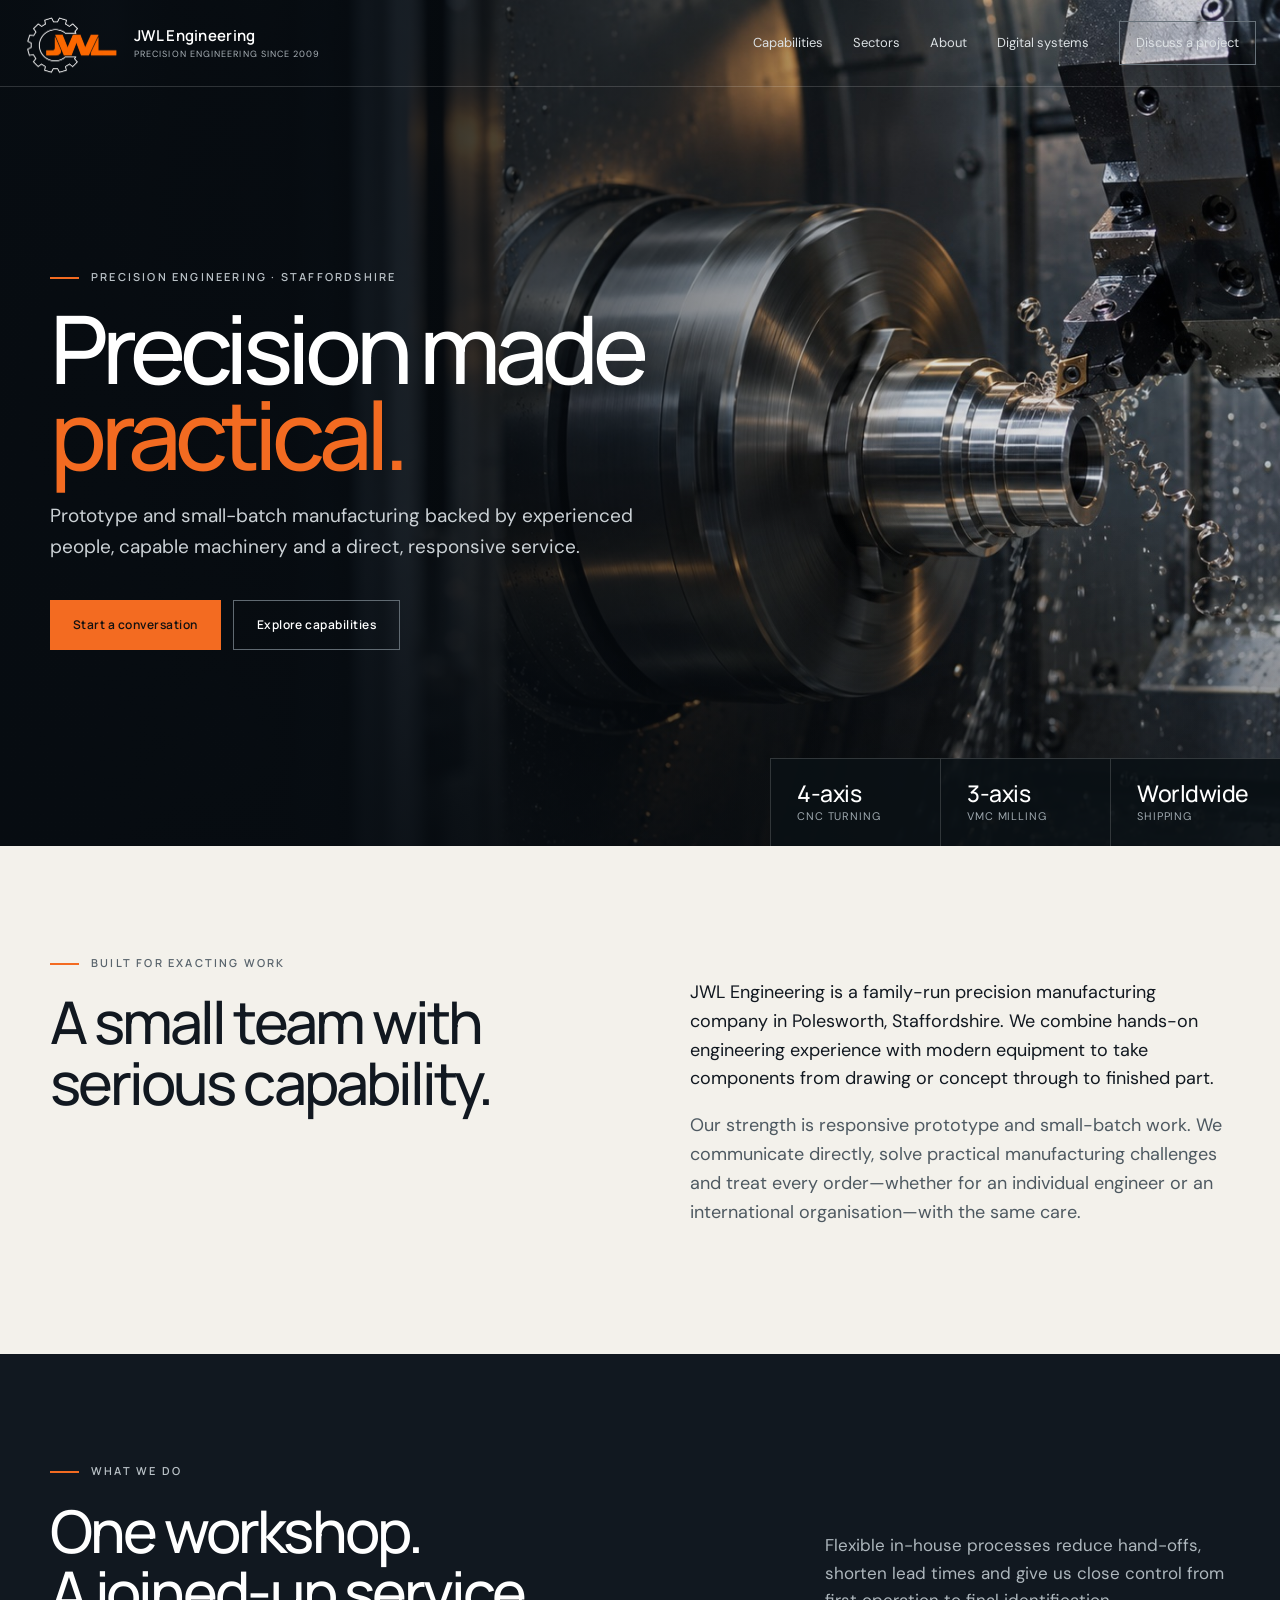
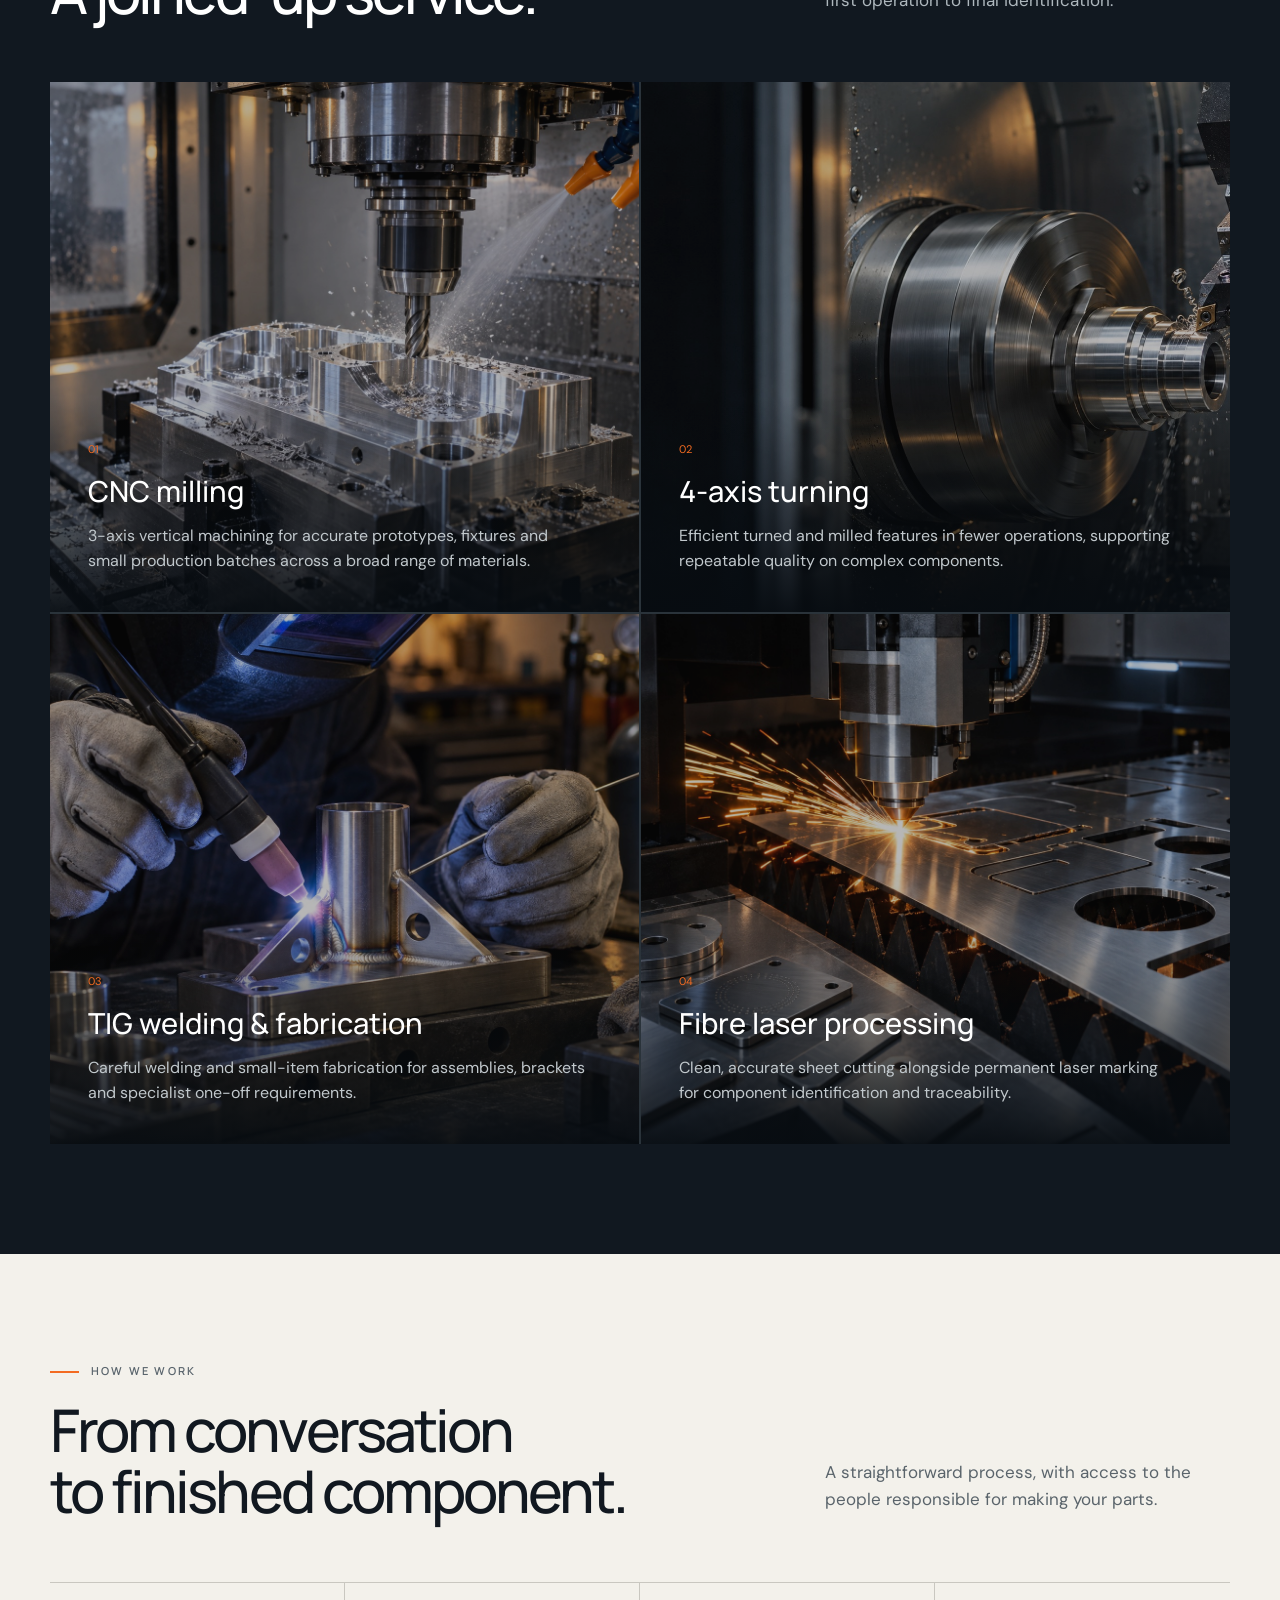
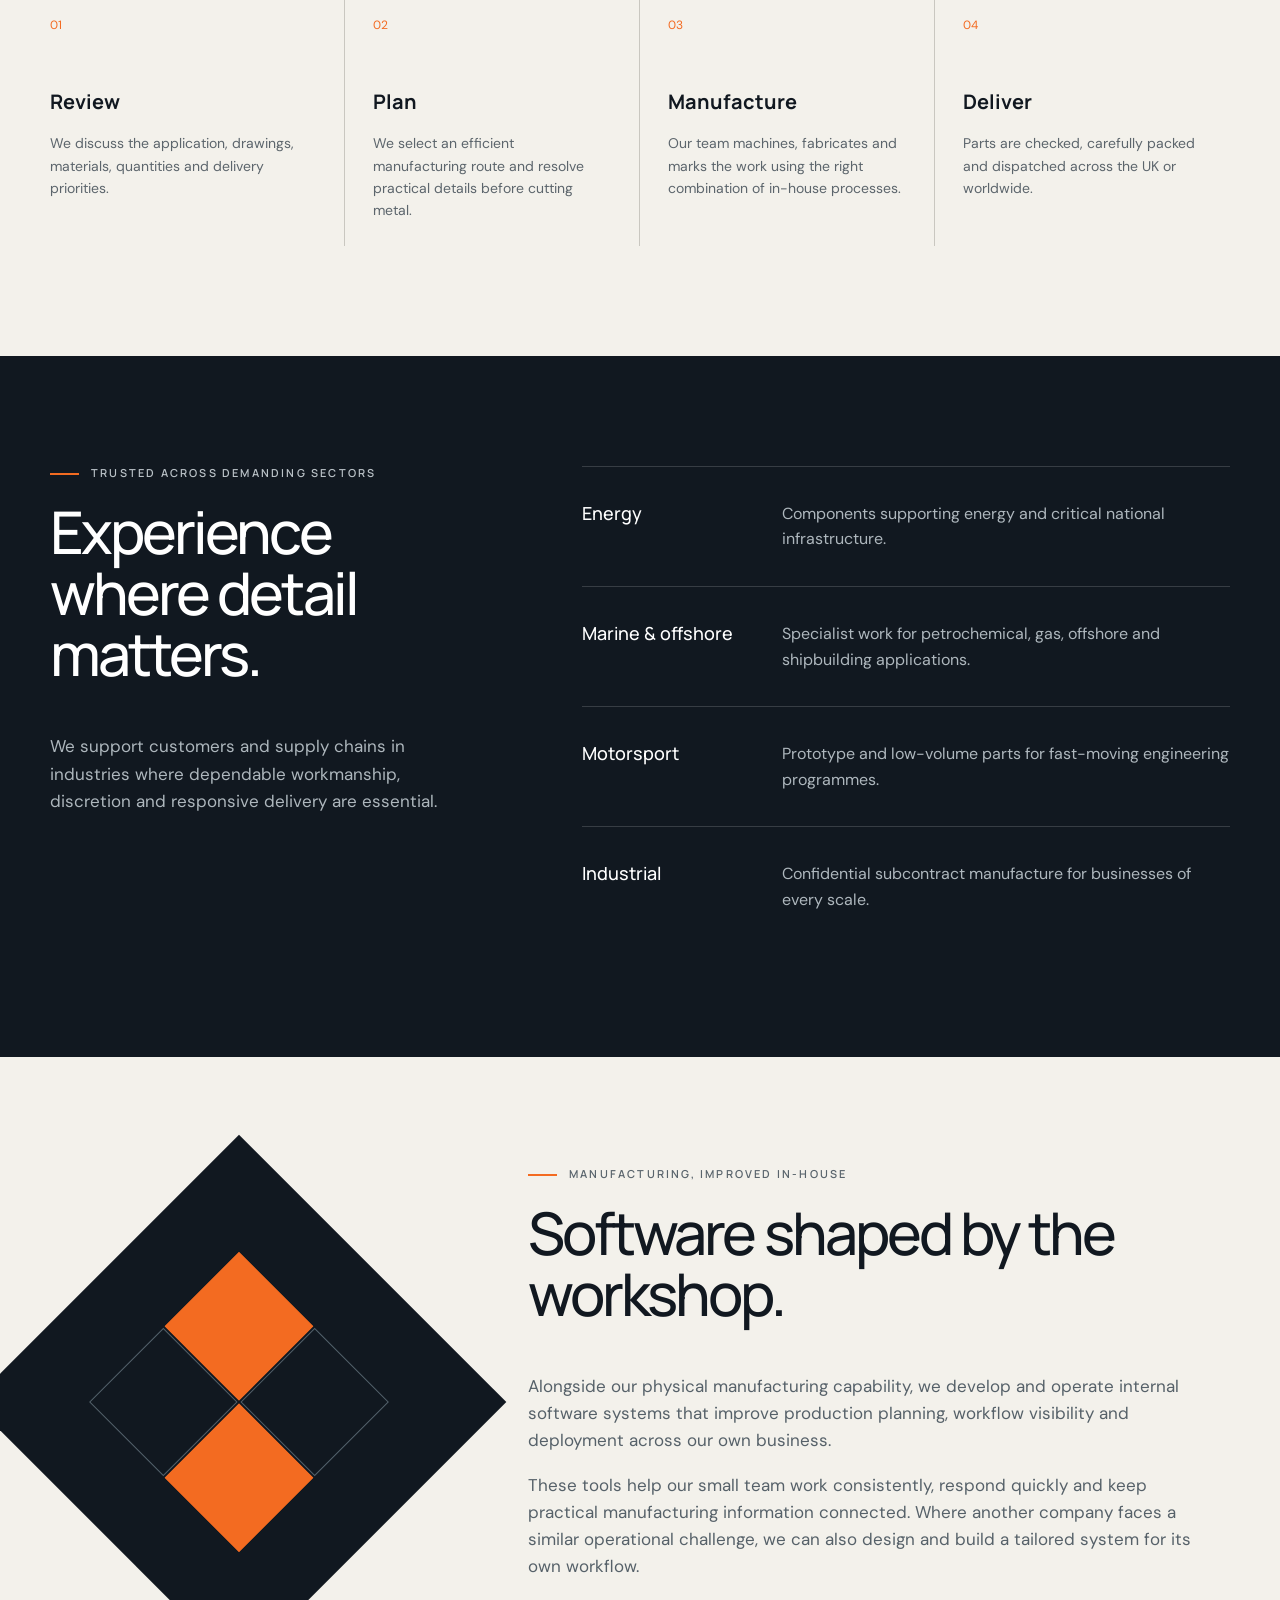
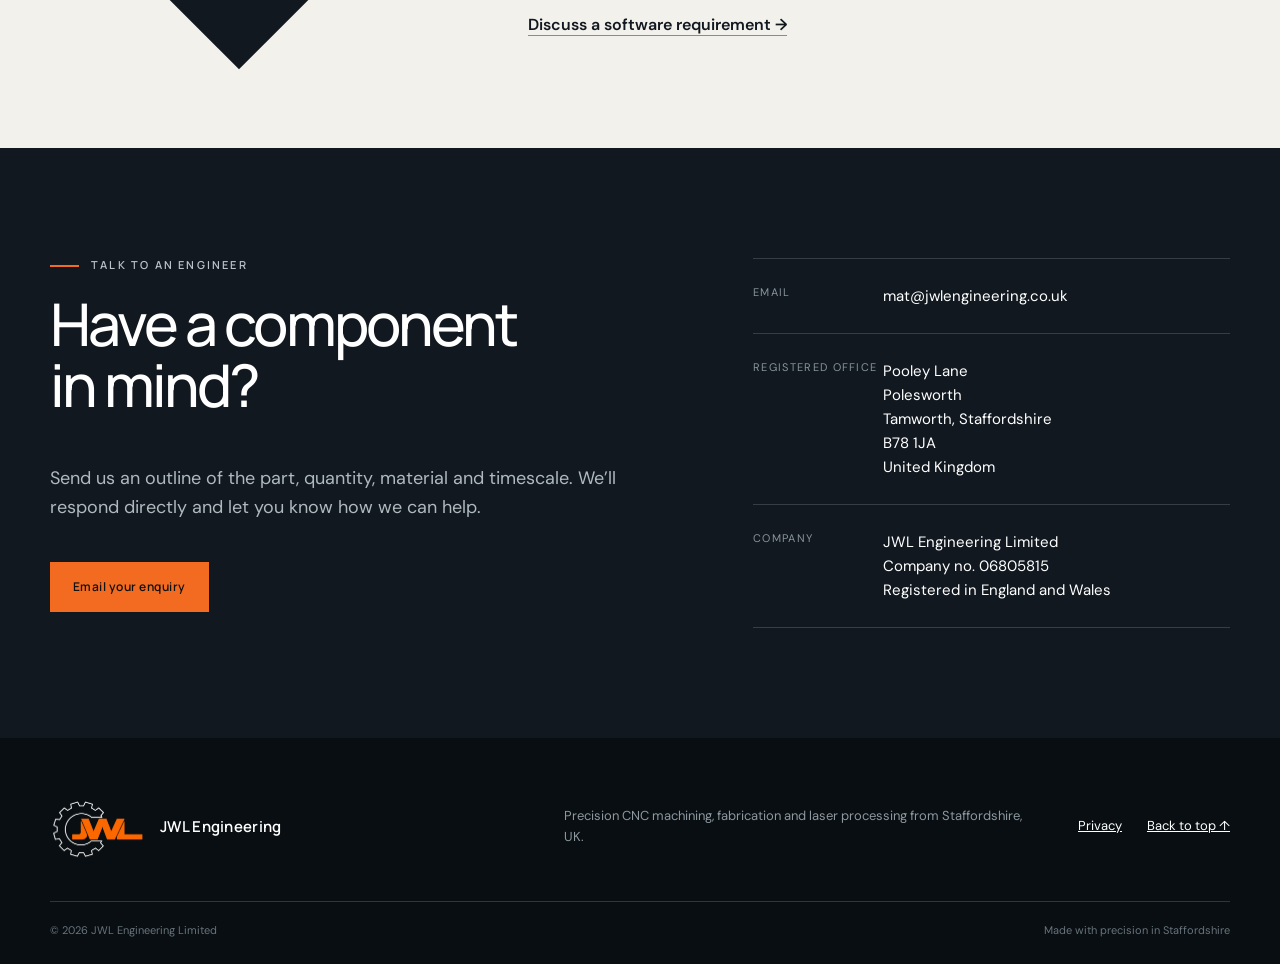
<file: index.html>
<!doctype html>
<html lang="en-GB">
<head>
  <meta charset="utf-8">
  <meta name="viewport" content="width=device-width, initial-scale=1">
  <title>JWL Engineering Ltd | Precision CNC Machining &amp; Fabrication</title>
  <meta name="description" content="UK precision engineering for prototypes and small batches: 4-axis CNC turning, 3-axis VMC milling, TIG welding, fabrication and fibre laser processing.">
  <meta name="theme-color" content="#101820">
  <link rel="canonical" href="https://www.jwlengineering.co.uk/">
  <meta property="og:title" content="JWL Engineering Ltd | Precision Made Practical">
  <meta property="og:description" content="Responsive UK manufacturing support for prototypes, small batches and specialist components.">
  <meta property="og:type" content="website">
  <meta property="og:url" content="https://www.jwlengineering.co.uk/">
  <meta property="og:image" content="https://www.jwlengineering.co.uk/assets/cnc-turning.jpg">
  <link rel="icon" type="image/png" href="assets/favicon.png">
  <link rel="apple-touch-icon" href="assets/apple-touch-icon.png">
  <link rel="stylesheet" href="styles.css">
  <script src="script.js" defer></script>
</head>
<body>
  <a class="skip-link" href="#main">Skip to content</a>
  <header class="site-header" id="top">
    <div class="nav-wrap">
      <a class="brand" href="#top" aria-label="JWL Engineering home">
        <span class="brand-logo"><img src="assets/jwl-logo.png" alt="" width="1534" height="1025"></span>
        <span class="brand-name">JWL Engineering <small>Precision engineering since 2009</small></span>
      </a>
      <button class="menu-toggle" aria-expanded="false" aria-controls="site-nav">Menu</button>
      <nav id="site-nav" aria-label="Main navigation">
        <a href="#capabilities">Capabilities</a>
        <a href="#sectors">Sectors</a>
        <a href="#about">About</a>
        <a href="#software">Digital systems</a>
        <a class="nav-cta" href="#contact">Discuss a project</a>
      </nav>
    </div>
  </header>

  <main id="main">
    <section class="hero" aria-labelledby="hero-title">
      <div class="hero-image" role="img" aria-label="Close-up of precision CNC turning"></div>
      <div class="hero-shade"></div>
      <div class="hero-content container">
        <p class="eyebrow">Precision engineering · Staffordshire</p>
        <h1 id="hero-title">Precision made<br><em>practical.</em></h1>
        <p class="hero-copy">Prototype and small-batch manufacturing backed by experienced people, capable machinery and a direct, responsive service.</p>
        <div class="hero-actions">
          <a class="button button-primary" href="#contact">Start a conversation</a>
          <a class="button button-ghost" href="#capabilities">Explore capabilities</a>
        </div>
      </div>
      <div class="hero-proof" aria-label="Key capabilities">
        <span><strong>4-axis</strong> CNC turning</span>
        <span><strong>3-axis</strong> VMC milling</span>
        <span><strong>Worldwide</strong> shipping</span>
      </div>
    </section>

    <section class="intro section container" id="about">
      <div>
        <p class="eyebrow dark">Built for exacting work</p>
        <h2>A small team with serious capability.</h2>
      </div>
      <div class="intro-copy">
        <p>JWL Engineering is a family-run precision manufacturing company in Polesworth, Staffordshire. We combine hands-on engineering experience with modern equipment to take components from drawing or concept through to finished part.</p>
        <p>Our strength is responsive prototype and small-batch work. We communicate directly, solve practical manufacturing challenges and treat every order—whether for an individual engineer or an international organisation—with the same care.</p>
      </div>
    </section>

    <section class="capabilities section" id="capabilities" aria-labelledby="cap-title">
      <div class="container">
        <div class="section-head">
          <div>
            <p class="eyebrow">What we do</p>
            <h2 id="cap-title">One workshop.<br>A joined-up service.</h2>
          </div>
          <p>Flexible in-house processes reduce hand-offs, shorten lead times and give us close control from first operation to final identification.</p>
        </div>
        <div class="capability-grid">
          <article class="cap-card cap-wide">
            <img src="assets/cnc-milling.jpg" alt="A vertical machining centre milling an aluminium component" width="1456" height="1088" loading="lazy">
            <div class="cap-card-copy"><span>01</span><h3>CNC milling</h3><p>3-axis vertical machining for accurate prototypes, fixtures and small production batches across a broad range of materials.</p></div>
          </article>
          <article class="cap-card">
            <img src="assets/cnc-turning.jpg" alt="A precision component being turned in a CNC lathe" width="1640" height="921" loading="lazy">
            <div class="cap-card-copy"><span>02</span><h3>4-axis turning</h3><p>Efficient turned and milled features in fewer operations, supporting repeatable quality on complex components.</p></div>
          </article>
          <article class="cap-card">
            <img src="assets/tig-welding.jpg" alt="TIG welding a small stainless-steel fabricated assembly" width="1456" height="1088" loading="lazy">
            <div class="cap-card-copy"><span>03</span><h3>TIG welding &amp; fabrication</h3><p>Careful welding and small-item fabrication for assemblies, brackets and specialist one-off requirements.</p></div>
          </article>
          <article class="cap-card cap-wide">
            <img src="assets/fibre-laser.jpg" alt="Fibre laser cutting profiles from sheet metal" width="1456" height="1088" loading="lazy">
            <div class="cap-card-copy"><span>04</span><h3>Fibre laser processing</h3><p>Clean, accurate sheet cutting alongside permanent laser marking for component identification and traceability.</p></div>
          </article>
        </div>
      </div>
    </section>

    <section class="process section container" aria-labelledby="process-title">
      <div class="section-head light">
        <div><p class="eyebrow dark">How we work</p><h2 id="process-title">From conversation<br>to finished component.</h2></div>
        <p>A straightforward process, with access to the people responsible for making your parts.</p>
      </div>
      <ol class="process-list">
        <li><span>01</span><div><h3>Review</h3><p>We discuss the application, drawings, materials, quantities and delivery priorities.</p></div></li>
        <li><span>02</span><div><h3>Plan</h3><p>We select an efficient manufacturing route and resolve practical details before cutting metal.</p></div></li>
        <li><span>03</span><div><h3>Manufacture</h3><p>Our team machines, fabricates and marks the work using the right combination of in-house processes.</p></div></li>
        <li><span>04</span><div><h3>Deliver</h3><p>Parts are checked, carefully packed and dispatched across the UK or worldwide.</p></div></li>
      </ol>
    </section>

    <section class="sectors section" id="sectors" aria-labelledby="sectors-title">
      <div class="container sectors-layout">
        <div class="sectors-copy">
          <p class="eyebrow">Trusted across demanding sectors</p>
          <h2 id="sectors-title">Experience where detail matters.</h2>
          <p>We support customers and supply chains in industries where dependable workmanship, discretion and responsive delivery are essential.</p>
        </div>
        <div class="sector-list" role="list">
          <div role="listitem"><span>Energy</span><p>Components supporting energy and critical national infrastructure.</p></div>
          <div role="listitem"><span>Marine &amp; offshore</span><p>Specialist work for petrochemical, gas, offshore and shipbuilding applications.</p></div>
          <div role="listitem"><span>Motorsport</span><p>Prototype and low-volume parts for fast-moving engineering programmes.</p></div>
          <div role="listitem"><span>Industrial</span><p>Confidential subcontract manufacture for businesses of every scale.</p></div>
        </div>
      </div>
    </section>

    <section class="software section" id="software" aria-labelledby="software-title">
      <div class="container software-card">
        <div class="software-kicker" aria-hidden="true"><span></span><span></span><span></span><span></span></div>
        <div>
          <p class="eyebrow dark">Manufacturing, improved in-house</p>
          <h2 id="software-title">Software shaped by the workshop.</h2>
          <p>Alongside our physical manufacturing capability, we develop and operate internal software systems that improve production planning, workflow visibility and deployment across our own business.</p>
          <p>These tools help our small team work consistently, respond quickly and keep practical manufacturing information connected. Where another company faces a similar operational challenge, we can also design and build a tailored system for its own workflow.</p>
          <a class="text-link" href="mailto:mat@jwlengineering.co.uk?subject=Manufacturing%20software%20enquiry">Discuss a software requirement →</a>
        </div>
      </div>
    </section>

    <section class="contact section" id="contact" aria-labelledby="contact-title">
      <div class="container contact-grid">
        <div>
          <p class="eyebrow">Talk to an engineer</p>
          <h2 id="contact-title">Have a component<br>in mind?</h2>
          <p>Send us an outline of the part, quantity, material and timescale. We’ll respond directly and let you know how we can help.</p>
          <a class="button button-primary" href="mailto:mat@jwlengineering.co.uk?subject=Manufacturing%20enquiry">Email your enquiry</a>
        </div>
        <address class="contact-details">
          <div><span>Email</span><a href="mailto:mat@jwlengineering.co.uk">mat@jwlengineering.co.uk</a></div>
          <div><span>Registered office</span><p>Pooley Lane<br>Polesworth<br>Tamworth, Staffordshire<br>B78 1JA<br>United Kingdom</p></div>
          <div><span>Company</span><p>JWL Engineering Limited<br>Company no. 06805815<br>Registered in England and Wales</p></div>
        </address>
      </div>
    </section>
  </main>

  <footer>
    <div class="container footer-grid">
      <div class="brand footer-brand"><span class="brand-logo"><img src="assets/jwl-logo.png" alt="" width="1534" height="1025"></span><span class="brand-name">JWL Engineering</span></div>
      <p>Precision CNC machining, fabrication and laser processing from Staffordshire, UK.</p>
      <div class="footer-links"><a href="privacy.html">Privacy</a><a href="#top">Back to top ↑</a></div>
    </div>
    <div class="container footer-bottom"><span>© <span id="year">2026</span> JWL Engineering Limited</span><span>Made with precision in Staffordshire</span></div>
  </footer>
</body>
</html>
</file>
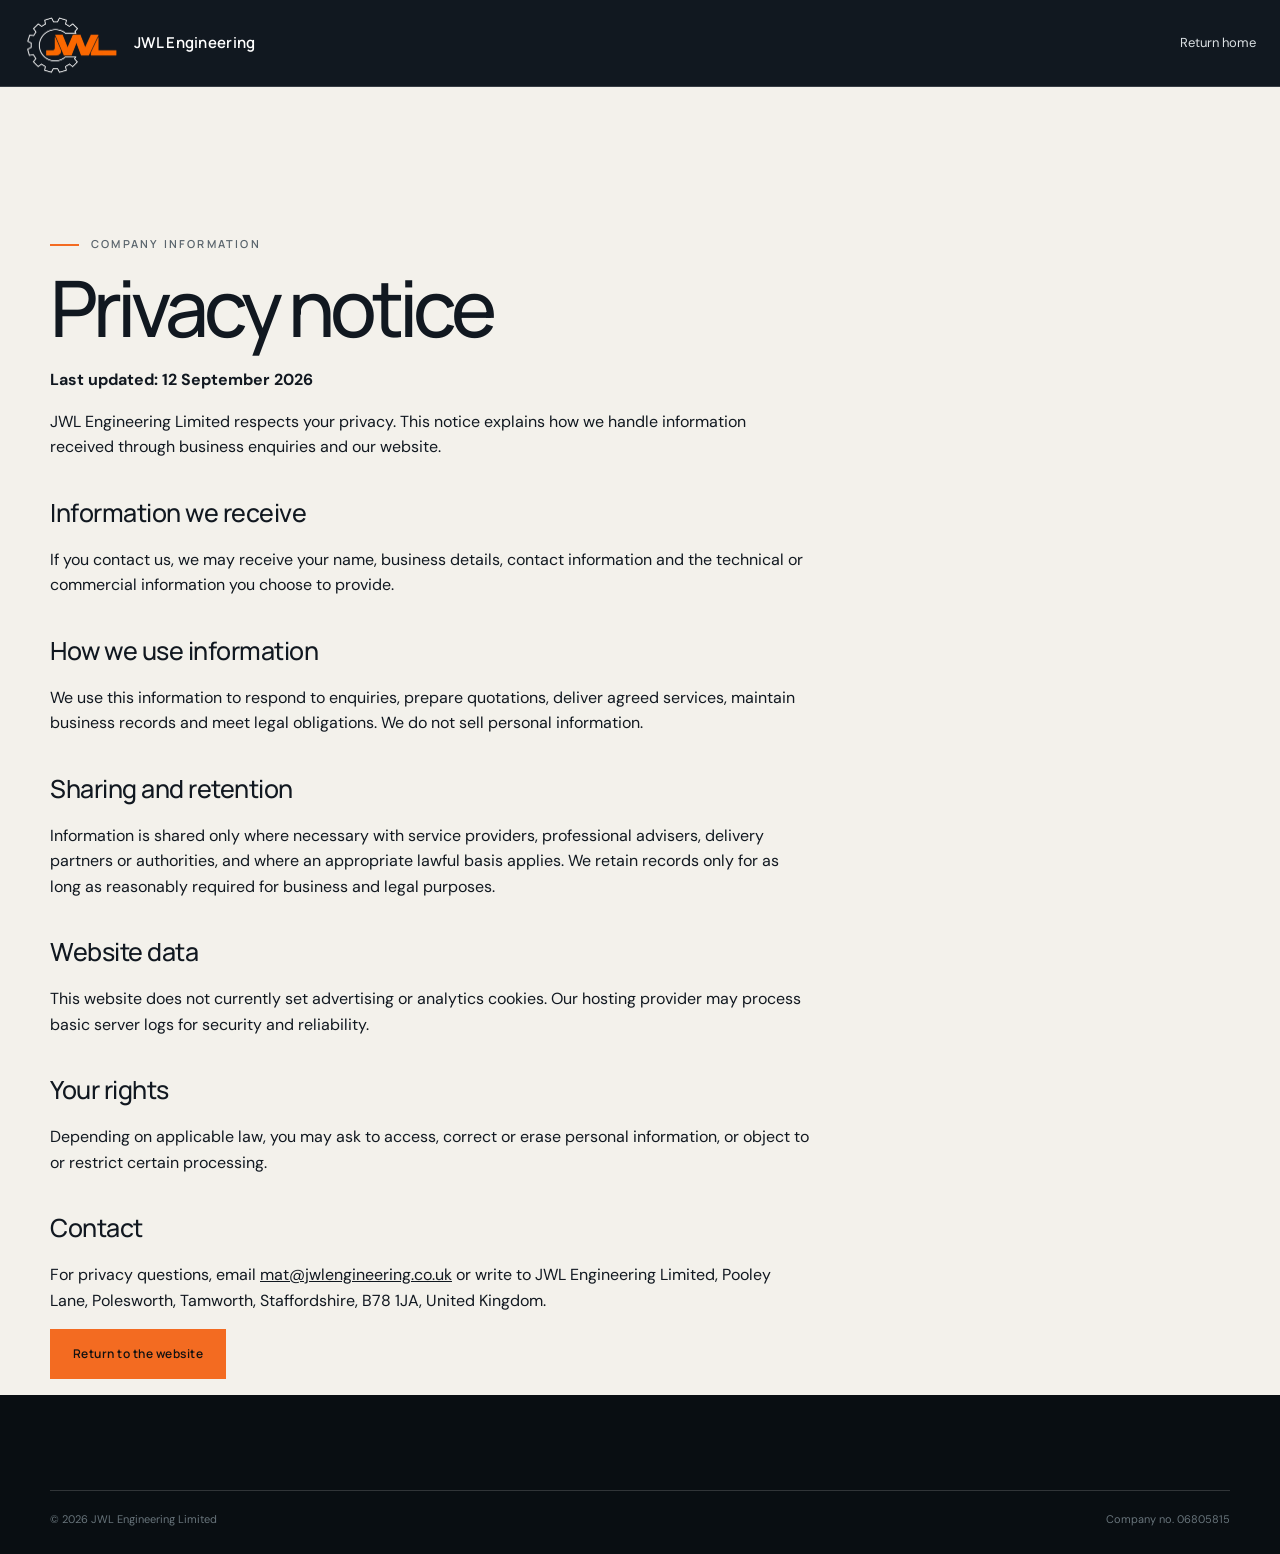
<file: privacy.html>
<!doctype html>
<html lang="en-GB">
<head>
  <meta charset="utf-8"><meta name="viewport" content="width=device-width, initial-scale=1">
  <title>Privacy Notice | JWL Engineering Ltd</title>
  <meta name="description" content="Privacy information for visitors and customers of JWL Engineering Limited.">
  <link rel="icon" type="image/png" href="assets/favicon.png">
  <link rel="apple-touch-icon" href="assets/apple-touch-icon.png">
  <link rel="stylesheet" href="styles.css">
</head>
<body>
  <header class="site-header legal-header"><div class="nav-wrap"><a class="brand" href="index.html"><span class="brand-logo"><img src="assets/jwl-logo.png" alt="" width="1534" height="1025"></span><span class="brand-name">JWL Engineering</span></a><nav aria-label="Main navigation"><a href="index.html">Return home</a></nav></div></header>
  <main class="legal container">
    <article>
      <p class="eyebrow dark">Company information</p><h1>Privacy notice</h1>
      <p><strong>Last updated: 12 September 2026</strong></p>
      <p>JWL Engineering Limited respects your privacy. This notice explains how we handle information received through business enquiries and our website.</p>
      <h2>Information we receive</h2><p>If you contact us, we may receive your name, business details, contact information and the technical or commercial information you choose to provide.</p>
      <h2>How we use information</h2><p>We use this information to respond to enquiries, prepare quotations, deliver agreed services, maintain business records and meet legal obligations. We do not sell personal information.</p>
      <h2>Sharing and retention</h2><p>Information is shared only where necessary with service providers, professional advisers, delivery partners or authorities, and where an appropriate lawful basis applies. We retain records only for as long as reasonably required for business and legal purposes.</p>
      <h2>Website data</h2><p>This website does not currently set advertising or analytics cookies. Our hosting provider may process basic server logs for security and reliability.</p>
      <h2>Your rights</h2><p>Depending on applicable law, you may ask to access, correct or erase personal information, or object to or restrict certain processing.</p>
      <h2>Contact</h2><p>For privacy questions, email <a href="mailto:mat@jwlengineering.co.uk">mat@jwlengineering.co.uk</a> or write to JWL Engineering Limited, Pooley Lane, Polesworth, Tamworth, Staffordshire, B78 1JA, United Kingdom.</p>
      <p><a class="button button-primary" href="index.html">Return to the website</a></p>
    </article>
  </main>
  <footer><div class="container footer-bottom"><span>© 2026 JWL Engineering Limited</span><span>Company no. 06805815</span></div></footer>
</body>
</html>
</file>
<file: styles.css>
@import url('https://fonts.googleapis.com/css2?family=DM+Sans:wght@400;500;600&family=Manrope:wght@400;500;600;700&display=swap');

:root { --ink:#111820; --ink-2:#1a242d; --paper:#f3f1eb; --white:#fff; --muted:#aeb7bd; --orange:#f36b21; --line:rgba(255,255,255,.16); --max:1180px; }
* { box-sizing:border-box; }
html { scroll-behavior:smooth; }
body { margin:0; color:var(--ink); background:var(--paper); font-family:"DM Sans",sans-serif; line-height:1.6; }
body.menu-open { overflow:hidden; }
img { display:block; width:100%; }
a { color:inherit; }
.container { width:min(var(--max), calc(100% - 48px)); margin-inline:auto; }
.section { padding:110px 0; }
.skip-link { position:absolute; left:-9999px; top:8px; background:#fff; padding:10px; z-index:100; }
.skip-link:focus { left:8px; }
.site-header { position:absolute; inset:0 0 auto; z-index:10; color:#fff; border-bottom:1px solid var(--line); }
.site-header.scrolled { position:fixed; background:rgba(13,20,27,.96); backdrop-filter:blur(15px); }
.nav-wrap { min-height:86px; width:min(1320px,calc(100% - 48px)); margin:auto; display:flex; align-items:center; justify-content:space-between; gap:32px; }
.brand { display:flex; align-items:center; gap:14px; text-decoration:none; }
.brand-logo { width:96px; height:58px; display:grid; place-items:center; flex:0 0 auto; }
.brand-logo img { width:100%; height:100%; object-fit:contain; }
.brand-name { font:600 15px/1.2 "Manrope"; letter-spacing:.02em; }
.brand-name small { display:block; margin-top:5px; color:#aab2b8; font:400 9px/1 "DM Sans"; letter-spacing:.12em; text-transform:uppercase; }
nav { display:flex; align-items:center; gap:30px; }
nav a { font-size:13px; text-decoration:none; color:#dce1e4; }
nav a:hover,nav a:focus-visible { color:#fff; }
.nav-cta { border:1px solid #68727a; padding:11px 16px; }
.menu-toggle { display:none; }
.hero { position:relative; min-height:760px; height:94vh; color:#fff; display:flex; align-items:center; overflow:hidden; background:#0b1116; }
.hero-image,.hero-shade { position:absolute; inset:0; }
.hero-image { background:url('assets/cnc-turning.jpg') center/cover no-repeat; }
.hero-shade { background:linear-gradient(90deg,rgba(7,12,17,.97) 0%,rgba(7,12,17,.84) 32%,rgba(7,12,17,.14) 72%,rgba(7,12,17,.12)),linear-gradient(0deg,rgba(7,12,17,.6),transparent 40%); }
.hero-content { position:relative; z-index:2; padding-top:74px; }
.eyebrow { margin:0 0 22px; color:#bac2c7; font:600 11px/1.2 "Manrope"; letter-spacing:.2em; text-transform:uppercase; }
.eyebrow::before { content:""; display:inline-block; width:29px; border-top:2px solid var(--orange); vertical-align:middle; margin-right:12px; }
.eyebrow.dark { color:#59646c; }
h1,h2,h3 { font-family:"Manrope",sans-serif; margin-top:0; }
h1 { margin-bottom:24px; font-size:clamp(56px,7.4vw,108px); line-height:.91; letter-spacing:-.065em; font-weight:500; }
h1 em { color:var(--orange); font-style:normal; }
.hero-copy { max-width:600px; font-size:19px; line-height:1.6; color:#cbd1d5; }
.hero-actions { display:flex; gap:12px; margin-top:38px; }
.button { display:inline-flex; min-height:50px; align-items:center; justify-content:center; padding:0 23px; text-decoration:none; font:600 12px/1 "Manrope"; letter-spacing:.04em; transition:.2s; }
.button-primary { background:var(--orange); color:#111; }
.button-primary:hover { background:#ff8040; transform:translateY(-2px); }
.button-ghost { border:1px solid #606a72; color:#fff; }
.button-ghost:hover { border-color:#fff; }
.hero-proof { position:absolute; z-index:2; bottom:0; right:0; display:flex; background:rgba(11,17,22,.9); border-top:1px solid var(--line); }
.hero-proof span { min-width:170px; padding:20px 26px; color:#9fa9af; font-size:11px; text-transform:uppercase; letter-spacing:.08em; border-left:1px solid var(--line); }
.hero-proof strong { display:block; color:#fff; font:500 23px/1.3 "Manrope"; text-transform:none; letter-spacing:-.02em; }
.intro { display:grid; grid-template-columns:1fr 1fr; gap:100px; align-items:start; }
h2 { font-size:clamp(38px,4.6vw,66px); line-height:1.04; letter-spacing:-.05em; font-weight:500; }
.intro-copy { padding-top:22px; font-size:18px; color:#4e5961; }
.intro-copy p:first-child { margin-top:0; color:var(--ink); }
.capabilities,.sectors,.contact { color:#fff; background:var(--ink); }
.section-head { display:grid; grid-template-columns:1.25fr .75fr; gap:100px; align-items:end; margin-bottom:60px; }
.section-head h2 { margin-bottom:0; }
.section-head>p { color:#aeb7bd; margin:0 0 8px; font-size:17px; }
.section-head.light>p { color:#5a646b; }
.capability-grid { display:grid; grid-template-columns:1fr 1fr; gap:2px; background:#2a333a; }
.cap-card { position:relative; min-height:530px; overflow:hidden; background:#111; }
.cap-card img { width:100%; height:100%; object-fit:cover; opacity:.7; transition:transform .6s,opacity .6s; }
.cap-card:hover img { transform:scale(1.025); opacity:.85; }
.cap-card-copy { position:absolute; inset:auto 0 0; padding:38px; background:linear-gradient(transparent,rgba(7,12,17,.95)); }
.cap-card-copy span { color:var(--orange); font-size:11px; }
.cap-card h3 { margin:8px 0; font-size:29px; font-weight:500; }
.cap-card p { max-width:500px; margin:0; color:#c1c8cc; }
.process-list { list-style:none; margin:0; padding:0; display:grid; grid-template-columns:repeat(4,1fr); border-top:1px solid #c9c7c0; }
.process-list li { padding:28px 28px 10px 0; border-right:1px solid #c9c7c0; min-height:230px; }
.process-list li+li { padding-left:28px; }
.process-list li:last-child { border-right:0; }
.process-list span { color:var(--orange); font-size:12px; }
.process-list h3 { margin:50px 0 10px; font-size:20px; }
.process-list p { font-size:14px; color:#5c656c; }
.sectors-layout { display:grid; grid-template-columns:.8fr 1.2fr; gap:100px; }
.sectors-copy { position:sticky; top:140px; align-self:start; }
.sectors-copy>p:last-child { color:#aeb7bd; font-size:17px; }
.sector-list>div { display:grid; grid-template-columns:170px 1fr; gap:30px; border-top:1px solid var(--line); padding:34px 0; }
.sector-list span { font:500 18px "Manrope"; }
.sector-list p { margin:0; color:#aeb7bd; }
.software-card { display:grid; grid-template-columns:.7fr 1.3fr; gap:100px; align-items:center; }
.software-card>div:last-child { max-width:680px; }
.software-card p:not(.eyebrow) { color:#566169; font-size:17px; }
.text-link { display:inline-block; margin-top:15px; color:var(--ink); text-decoration-color:var(--orange); text-underline-offset:5px; font-weight:600; }
.software-kicker { aspect-ratio:1; background:var(--ink); display:grid; grid-template-columns:1fr 1fr; gap:2px; padding:22%; transform:rotate(45deg); }
.software-kicker span { border:1px solid #52606a; position:relative; }
.software-kicker span:first-child,.software-kicker span:last-child { background:var(--orange); border-color:var(--orange); }
.contact-grid { display:grid; grid-template-columns:1.1fr .9fr; gap:120px; }
.contact-grid>div>p:not(.eyebrow) { color:#b0b9be; max-width:590px; font-size:18px; }
.contact-grid .button { margin-top:22px; }
.contact-details { font-style:normal; border-top:1px solid var(--line); }
.contact-details>div { padding:25px 0; border-bottom:1px solid var(--line); display:grid; grid-template-columns:130px 1fr; }
.contact-details span { color:#89949b; font-size:11px; text-transform:uppercase; letter-spacing:.12em; }
.contact-details a,.contact-details p { margin:0; color:#fff; font-size:15px; text-decoration:none; }
footer { background:#090e12; color:#fff; padding:55px 0 25px; }
.footer-grid { display:grid; grid-template-columns:1fr 1fr auto; gap:40px; align-items:center; }
.footer-grid>p { color:#8d989f; font-size:13px; }
.footer-links { display:flex; gap:25px; font-size:13px; }
.footer-bottom { border-top:1px solid var(--line); padding-top:20px; margin-top:40px; display:flex; justify-content:space-between; color:#68747b; font-size:11px; }
.legal { min-height:70vh; padding-top:150px; }
.legal article { max-width:760px; }
.legal h1 { color:var(--ink); font-size:clamp(48px,7vw,78px); }
.legal h2 { font-size:25px; margin-top:40px; letter-spacing:-.02em; }
.legal-header { position:relative; background:var(--ink); }
@media (max-width:800px) {
  .container,.nav-wrap { width:min(100% - 32px,var(--max)); }
  .section { padding:76px 0; }
  .menu-toggle { display:block; color:#fff; border:1px solid #66717a; background:none; padding:9px 13px; }
  nav { display:none; position:fixed; inset:78px 0 auto; padding:24px; background:#101820; flex-direction:column; align-items:stretch; }
  nav.open { display:flex; }
  .brand-name small { display:none; }
  .hero { min-height:720px; height:100svh; }
  .hero-image { background-position:60% center; }
  .hero-shade { background:linear-gradient(90deg,rgba(7,12,17,.95),rgba(7,12,17,.53)),linear-gradient(0deg,rgba(7,12,17,.8),transparent); }
  .hero-proof { left:0; right:0; overflow:auto; }
  .hero-proof span { min-width:145px; padding:14px 17px; }
  .hero-proof strong { font-size:18px; }
  .intro,.section-head,.sectors-layout,.software-card,.contact-grid { grid-template-columns:1fr; gap:35px; }
  .capability-grid { grid-template-columns:1fr; }
  .cap-card { min-height:430px; }
  .process-list { grid-template-columns:1fr 1fr; }
  .process-list li:nth-child(2) { border-right:0; }
  .process-list li:nth-child(3),.process-list li:nth-child(4) { border-top:1px solid #c9c7c0; }
  .sectors-copy { position:static; }
  .software-kicker { max-width:380px; margin:auto; }
  .footer-grid { grid-template-columns:1fr; }
}
@media (max-width:500px) {
  h1 { font-size:52px; }
  .hero-actions { align-items:stretch; flex-direction:column; max-width:270px; }
  .process-list { grid-template-columns:1fr; }
  .process-list li,.process-list li+li { border-right:0; border-top:1px solid #c9c7c0; padding:24px 0; min-height:0; }
  .process-list h3 { margin:24px 0 8px; }
  .sector-list>div,.contact-details>div { grid-template-columns:1fr; gap:8px; }
  .footer-bottom { flex-direction:column; gap:8px; }
}
@media (prefers-reduced-motion:reduce) { html { scroll-behavior:auto; } * { transition:none!important; } }
</file>
